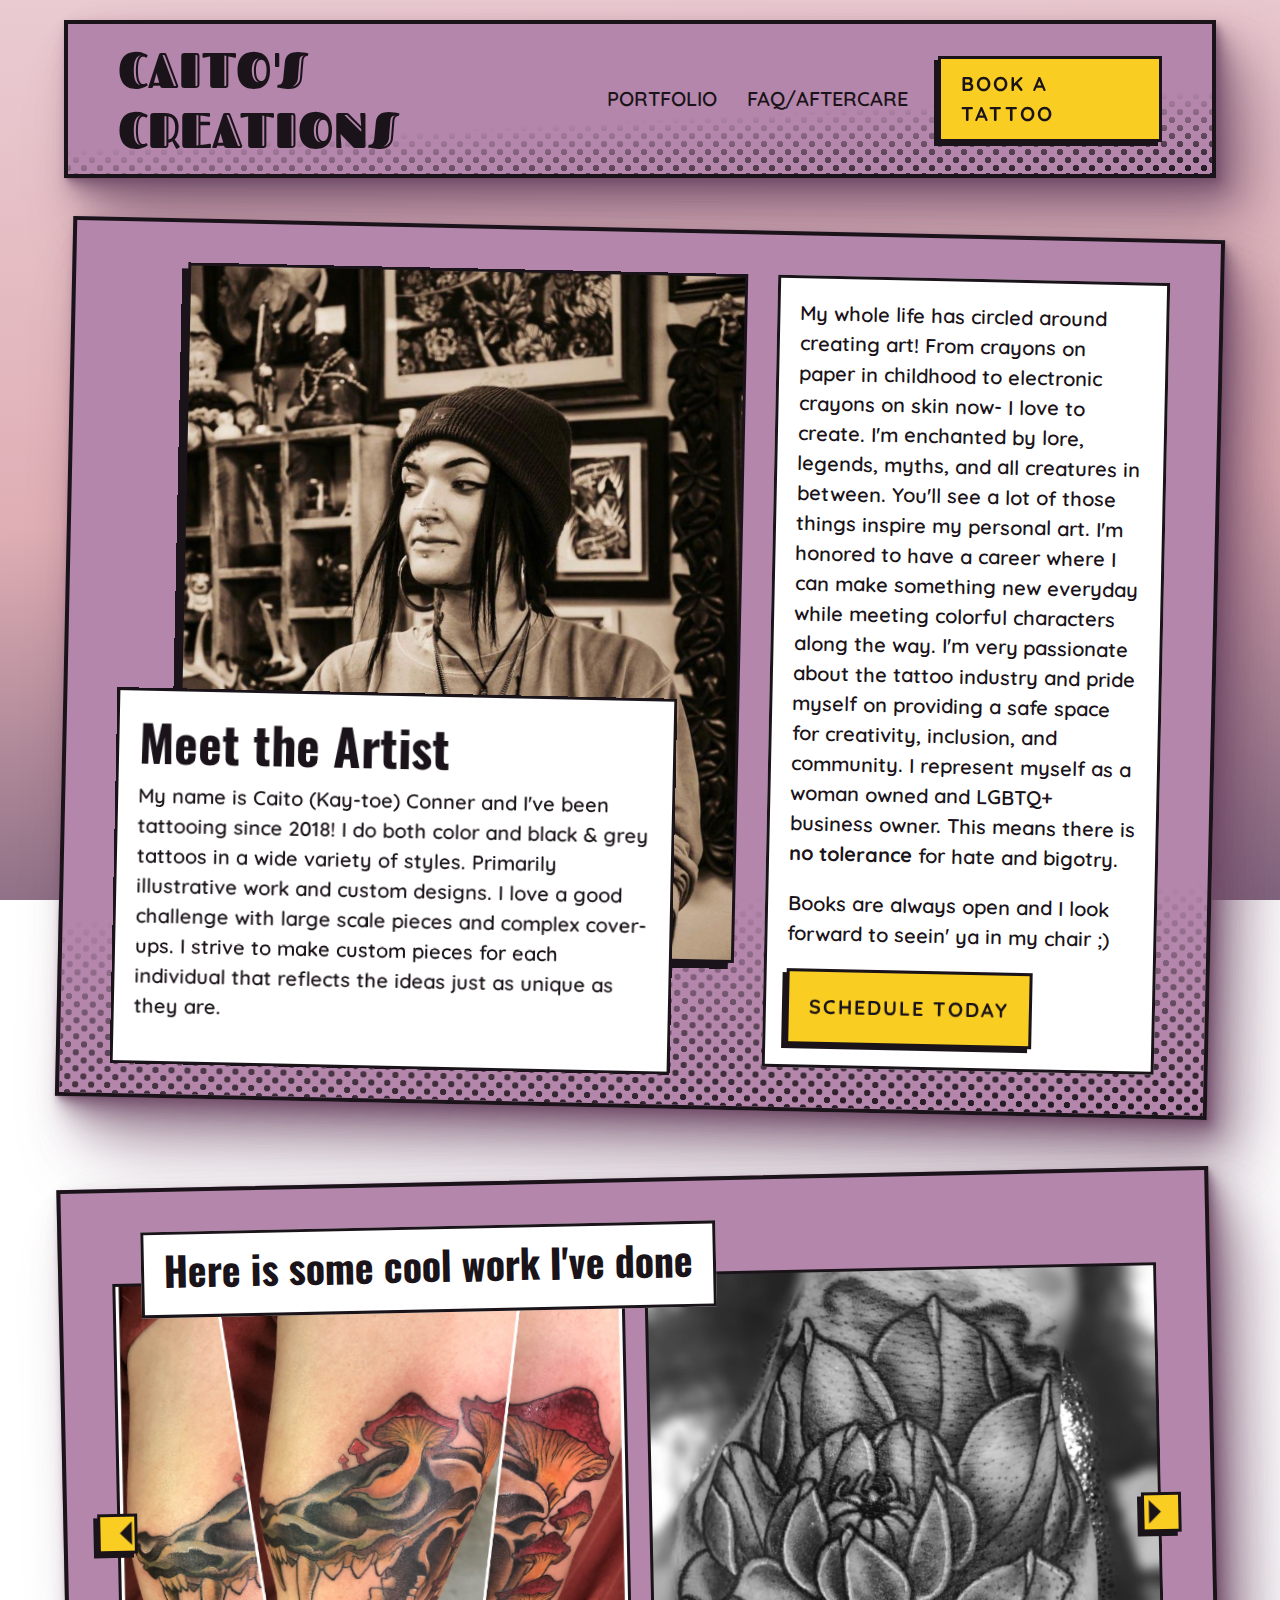
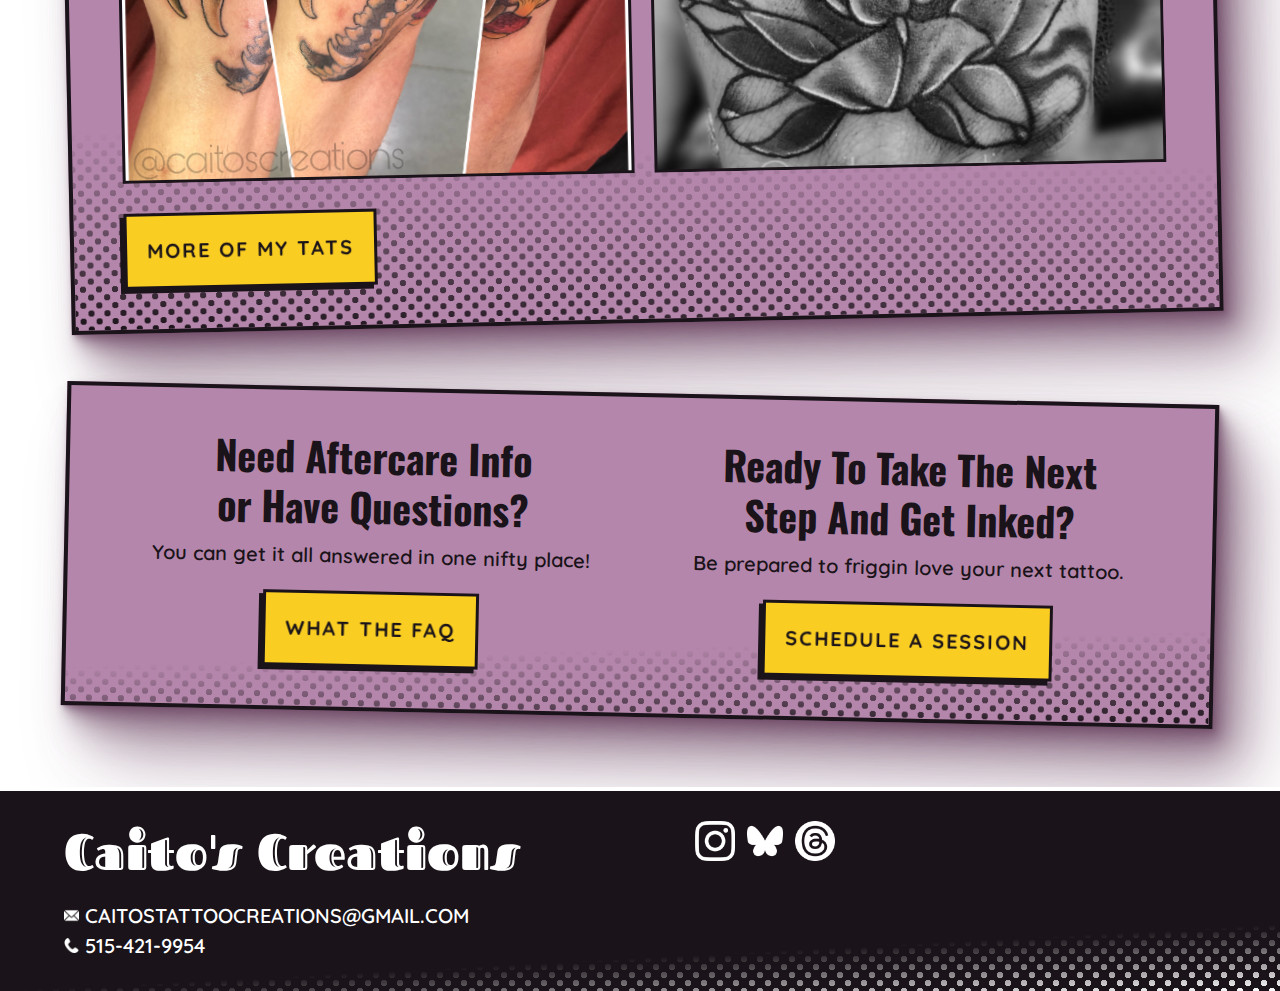
<file: index.html>
<!DOCTYPE html>
<html>

<head>
    <link href="style.css" rel="stylesheet">
    <link rel="stylesheet" href="https://cdn.jsdelivr.net/npm/swiper@11/swiper-bundle.min.css" />
    <link rel="preconnect" href="https://fonts.googleapis.com">
    <link rel="preconnect" href="https://fonts.gstatic.com" crossorigin>
    <link
        href="https://fonts.googleapis.com/css2?family=Fascinate&family=Fascinate+Inline&family=Molle&family=Pirata+One&family=Quicksand:wght@300..700&family=Oswald:wght@200..700&display=swap"
        rel="stylesheet">
    <title>Caito's Creations | Tattoos</title>
</head>

<body>
    <header class="content-width">
        <nav>
            <div class="logo-wrap">
                <a class="logo" href="index.html">Caito's Creations</a>
            </div>
            <div id="nav-menu" class="nav-menu">
                <ul>
                    <li><a href="portfolio.html">Portfolio</a></li>
                    <li><a href="/about">FAQ/Aftercare</a></li>
                    <li><a class="styled-button" href="https://caitoscreations.square.site/">Book a Tattoo</a></li>
                </ul>
            </div>
            <div id="hamburger-menu" class="hamburger-menu styled-button">
                <div></div>
                <div></div>
                <div></div>
            </div>
        </nav>
    </header>
    <main class="content-width">
        <section id="hero" class="styled-bg lean-left two-col">
            <div class="image-text-overlay">
                <img class="styled-image" src="images/caito-bio.png" />
                <div class="styled-textbox">
                    <h1>Meet the Artist</h1>
                    <p>
                        My name is Caito (Kay-toe) Conner and I've been tattooing since 2018! I do both color and black
                        & grey tattoos in a wide variety of styles. Primarily illustrative work and custom designs. I
                        love a good challenge with large scale pieces and complex cover-ups. I strive to make custom
                        pieces for each individual that reflects the ideas just as unique as they are.
                    </p>
                </div>
            </div>
            <div class="styled-textbox fb-60">

                <p>
                    My whole life has circled around creating art! From crayons on paper in childhood to electronic
                    crayons on skin now- I love to create. I'm enchanted by lore, legends, myths, and all creatures in
                    between. You'll see a lot of those things inspire my personal art. I'm honored to have a career
                    where I can make something new everyday while meeting colorful characters along the way. I'm very
                    passionate about the tattoo industry and pride myself on providing a safe space for creativity,
                    inclusion, and community. I represent myself as a woman owned and LGBTQ+ business owner. This means
                    there is <strong>no tolerance</strong> for hate and bigotry.
                </p>
                <p>
                    Books are always open and I look forward to seein' ya in my chair ;)
                </p>
                <a class="styled-button" href="https://caitoscreations.square.site/">Schedule Today</a>
            </div>
        </section>
        <!-- <section class="styled-bg">
            <blockquote class="instagram-media"
                data-instgrm-permalink="https://www.instagram.com/caitoscreations/?utm_source=ig_embed&amp;utm_campaign=loading"
                data-instgrm-version="14"
                style=" background:#FFF; border:0; border-radius:3px; box-shadow:0 0 1px 0 rgba(0,0,0,0.5),0 1px 10px 0 rgba(0,0,0,0.15); margin: 1px; max-width:540px; min-width:326px; padding:0; width:99.375%; width:-webkit-calc(100% - 2px); width:calc(100% - 2px);">
                <div style="padding:16px;"> <a
                        href="https://www.instagram.com/caitoscreations/?utm_source=ig_embed&amp;utm_campaign=loading"
                        style=" background:#FFFFFF; line-height:0; padding:0 0; text-align:center; text-decoration:none; width:100%;"
                        target="_blank">
                        <div style=" display: flex; flex-direction: row; align-items: center;">
                            <div
                                style="background-color: #F4F4F4; border-radius: 50%; flex-grow: 0; height: 40px; margin-right: 14px; width: 40px;">
                            </div>
                            <div style="display: flex; flex-direction: column; flex-grow: 1; justify-content: center;">
                                <div
                                    style=" background-color: #F4F4F4; border-radius: 4px; flex-grow: 0; height: 14px; margin-bottom: 6px; width: 100px;">
                                </div>
                                <div
                                    style=" background-color: #F4F4F4; border-radius: 4px; flex-grow: 0; height: 14px; width: 60px;">
                                </div>
                            </div>
                        </div>
                        <div style="padding: 19% 0;"></div>
                        <div style="display:block; height:50px; margin:0 auto 12px; width:50px;"><svg width="50px"
                                height="50px" viewBox="0 0 60 60" version="1.1" xmlns="https://www.w3.org/2000/svg"
                                xmlns:xlink="https://www.w3.org/1999/xlink">
                                <g stroke="none" stroke-width="1" fill="none" fill-rule="evenodd">
                                    <g transform="translate(-511.000000, -20.000000)" fill="#000000">
                                        <g>
                                            <path
                                                d="M556.869,30.41 C554.814,30.41 553.148,32.076 553.148,34.131 C553.148,36.186 554.814,37.852 556.869,37.852 C558.924,37.852 560.59,36.186 560.59,34.131 C560.59,32.076 558.924,30.41 556.869,30.41 M541,60.657 C535.114,60.657 530.342,55.887 530.342,50 C530.342,44.114 535.114,39.342 541,39.342 C546.887,39.342 551.658,44.114 551.658,50 C551.658,55.887 546.887,60.657 541,60.657 M541,33.886 C532.1,33.886 524.886,41.1 524.886,50 C524.886,58.899 532.1,66.113 541,66.113 C549.9,66.113 557.115,58.899 557.115,50 C557.115,41.1 549.9,33.886 541,33.886 M565.378,62.101 C565.244,65.022 564.756,66.606 564.346,67.663 C563.803,69.06 563.154,70.057 562.106,71.106 C561.058,72.155 560.06,72.803 558.662,73.347 C557.607,73.757 556.021,74.244 553.102,74.378 C549.944,74.521 548.997,74.552 541,74.552 C533.003,74.552 532.056,74.521 528.898,74.378 C525.979,74.244 524.393,73.757 523.338,73.347 C521.94,72.803 520.942,72.155 519.894,71.106 C518.846,70.057 518.197,69.06 517.654,67.663 C517.244,66.606 516.755,65.022 516.623,62.101 C516.479,58.943 516.448,57.996 516.448,50 C516.448,42.003 516.479,41.056 516.623,37.899 C516.755,34.978 517.244,33.391 517.654,32.338 C518.197,30.938 518.846,29.942 519.894,28.894 C520.942,27.846 521.94,27.196 523.338,26.654 C524.393,26.244 525.979,25.756 528.898,25.623 C532.057,25.479 533.004,25.448 541,25.448 C548.997,25.448 549.943,25.479 553.102,25.623 C556.021,25.756 557.607,26.244 558.662,26.654 C560.06,27.196 561.058,27.846 562.106,28.894 C563.154,29.942 563.803,30.938 564.346,32.338 C564.756,33.391 565.244,34.978 565.378,37.899 C565.522,41.056 565.552,42.003 565.552,50 C565.552,57.996 565.522,58.943 565.378,62.101 M570.82,37.631 C570.674,34.438 570.167,32.258 569.425,30.349 C568.659,28.377 567.633,26.702 565.965,25.035 C564.297,23.368 562.623,22.342 560.652,21.575 C558.743,20.834 556.562,20.326 553.369,20.18 C550.169,20.033 549.148,20 541,20 C532.853,20 531.831,20.033 528.631,20.18 C525.438,20.326 523.257,20.834 521.349,21.575 C519.376,22.342 517.703,23.368 516.035,25.035 C514.368,26.702 513.342,28.377 512.574,30.349 C511.834,32.258 511.326,34.438 511.181,37.631 C511.035,40.831 511,41.851 511,50 C511,58.147 511.035,59.17 511.181,62.369 C511.326,65.562 511.834,67.743 512.574,69.651 C513.342,71.625 514.368,73.296 516.035,74.965 C517.703,76.634 519.376,77.658 521.349,78.425 C523.257,79.167 525.438,79.673 528.631,79.82 C531.831,79.965 532.853,80.001 541,80.001 C549.148,80.001 550.169,79.965 553.369,79.82 C556.562,79.673 558.743,79.167 560.652,78.425 C562.623,77.658 564.297,76.634 565.965,74.965 C567.633,73.296 568.659,71.625 569.425,69.651 C570.167,67.743 570.674,65.562 570.82,62.369 C570.966,59.17 571,58.147 571,50 C571,41.851 570.966,40.831 570.82,37.631">
                                            </path>
                                        </g>
                                    </g>
                                </g>
                            </svg></div>
                        <div style="padding-top: 8px;">
                            <div
                                style=" color:#3897f0; font-family:Arial,sans-serif; font-size:14px; font-style:normal; font-weight:550; line-height:18px;">
                                View this profile on Instagram</div>
                        </div>
                        <div style="padding: 12.5% 0;"></div>
                        <div style="display: flex; flex-direction: row; margin-bottom: 14px; align-items: center;">
                            <div>
                                <div
                                    style="background-color: #F4F4F4; border-radius: 50%; height: 12.5px; width: 12.5px; transform: translateX(0px) translateY(7px);">
                                </div>
                                <div
                                    style="background-color: #F4F4F4; height: 12.5px; transform: rotate(-45deg) translateX(3px) translateY(1px); width: 12.5px; flex-grow: 0; margin-right: 14px; margin-left: 2px;">
                                </div>
                                <div
                                    style="background-color: #F4F4F4; border-radius: 50%; height: 12.5px; width: 12.5px; transform: translateX(9px) translateY(-18px);">
                                </div>
                            </div>
                            <div style="margin-left: 8px;">
                                <div
                                    style=" background-color: #F4F4F4; border-radius: 50%; flex-grow: 0; height: 20px; width: 20px;">
                                </div>
                                <div
                                    style=" width: 0; height: 0; border-top: 2px solid transparent; border-left: 6px solid #f4f4f4; border-bottom: 2px solid transparent; transform: translateX(16px) translateY(-4px) rotate(30deg)">
                                </div>
                            </div>
                            <div style="margin-left: auto;">
                                <div
                                    style=" width: 0px; border-top: 8px solid #F4F4F4; border-right: 8px solid transparent; transform: translateY(16px);">
                                </div>
                                <div
                                    style=" background-color: #F4F4F4; flex-grow: 0; height: 12px; width: 16px; transform: translateY(-4px);">
                                </div>
                                <div
                                    style=" width: 0; height: 0; border-top: 8px solid #F4F4F4; border-left: 8px solid transparent; transform: translateY(-4px) translateX(8px);">
                                </div>
                            </div>
                        </div>
                        <div
                            style="display: flex; flex-direction: column; flex-grow: 1; justify-content: center; margin-bottom: 24px;">
                            <div
                                style=" background-color: #F4F4F4; border-radius: 4px; flex-grow: 0; height: 14px; margin-bottom: 6px; width: 224px;">
                            </div>
                            <div
                                style=" background-color: #F4F4F4; border-radius: 4px; flex-grow: 0; height: 14px; width: 144px;">
                            </div>
                        </div>
                    </a>
                    <p
                        style=" color:#c9c8cd; font-family:Arial,sans-serif; font-size:14px; line-height:17px; margin-bottom:0; margin-top:8px; overflow:hidden; padding:8px 0 7px; text-align:center; text-overflow:ellipsis; white-space:nowrap;">
                        <a href="https://www.instagram.com/caitoscreations/?utm_source=ig_embed&amp;utm_campaign=loading"
                            style=" color:#c9c8cd; font-family:Arial,sans-serif; font-size:14px; font-style:normal; font-weight:normal; line-height:17px;"
                            target="_blank">Caito Conner</a> (@<a
                            href="https://www.instagram.com/caitoscreations/?utm_source=ig_embed&amp;utm_campaign=loading"
                            style=" color:#c9c8cd; font-family:Arial,sans-serif; font-size:14px; font-style:normal; font-weight:normal; line-height:17px;"
                            target="_blank">caitoscreations</a>) • Instagram photos and videos</p>
                </div>
            </blockquote>
            <script async src="//www.instagram.com/embed.js"></script>
        </section> -->
        <section id="portfolio" class="styled-bg lean-right">
            <div class="styled-textbox tl-overhang">
                <h2>Here is some cool work I've done</h2>
            </div>
            <div class="swiper-container-wrapper">
                <!-- Slider main container -->
                <div class="swiper">
                    <!-- Additional required wrapper -->
                    <div class="swiper-wrapper">
                        <!-- Slides -->
                        <div class="swiper-slide"><img src="images/badger-mushroom.jpeg" /></div>
                        <div class="swiper-slide"><img src="images/bw-lotus.jpg" /></div>
                        <div class="swiper-slide"><img src="images/color-flower.jpg" /></div>
                        <div class="swiper-slide"><img src="images/color-hydrangea.jpg" /></div>
                        <div class="swiper-slide"><img src="images/dragon-ear.jpeg" /></div>
                        <div class="swiper-slide"><img src="images/eclectic-chair.jpeg" /></div>
                        <div class="swiper-slide"><img src="images/face-and-blade.jpg" /></div>
                        <div class="swiper-slide"><img src="images/gba-mononoke.jpg" /></div>
                        <div class="swiper-slide"><img src="images/hypnotoad.jpeg" /></div>
                        <div class="swiper-slide"><img src="images/jewel-beetle.jpg" /></div>
                        <div class="swiper-slide"><img src="images/lucky.jpg" /></div>
                        <div class="swiper-slide"><img src="images/name-and-feather-rework.jpg" /></div>
                        <div class="swiper-slide"><img src="images/phoenix.jpg" /></div>
                        <div class="swiper-slide"><img src="images/rambo-ewok.jpg" /></div>
                        <div class="swiper-slide"><img src="images/reaper-and-wolf.jpg" /></div>
                        <div class="swiper-slide"><img src="images/reaper-and-wolf2.jpg" /></div>
                        <div class="swiper-slide"><img src="images/skull-and-flowers.jpg" /></div>
                        <div class="swiper-slide"><img src="images/tiger-and-skull.jpeg" /></div>
                        <div class="swiper-slide"><img src="images/trad-lighthouse.jpeg" /></div>
                        <div class="swiper-slide"><img src="images/trad-swallow.jpeg" /></div>
                        <div class="swiper-slide"><img src="images/valkyrie.jpg" /></div>
                        <div class="swiper-slide"><img src="images/vibrant-spider.jpeg" /></div>
                    </div>
                    <div class="swiper-pagination"></div>
                </div>
                <div class="swiper-button-prev-unique">
                    <div></div>
                </div>
                <div class="swiper-button-next-unique">
                    <div></div>
                </div>
            </div>
            <br>
            <a class="styled-button" href="portfolio.html">More of My Tats</a>
        </section>
        <section id="hero" class="styled-bg lean-left center-callout two-col">
            <div>
                <h2>Need Aftercare Info or Have Questions?</h2>
                <p>You can get it all answered in one nifty place!</p>
                <a href="/faq" class="styled-button">What the FAQ</a>
            </div>
            <div>
                <h2>Ready To Take The Next Step And Get Inked?</h2>
                <p>Be prepared to friggin love your next tattoo.</p>
                <a href="https://caitoscreations.square.site/" class="styled-button">Schedule a Session</a>
            </div>
        </section>
        <div class="attribution">
            <p>Hey, if you are reading this, it is because you are one sneaky but lovely devil. Below is the attribution
                for the icons that I used from Flaticon in accordance with their terms of service. Okay that is all I
                love you byeeeeeee.</p>
            <ul>
                <li><a href="https://www.flaticon.com/free-icons/phone" title="phone icons">Phone icons created by
                        Freepik - Flaticon</a></li>
                <li><a href="https://www.flaticon.com/free-icons/email" title="email icons">Email icons created by
                        Freepik - Flaticon</a></li>
                <li><a href="https://www.flaticon.com/free-icons/threads" title="threads icons">Threads icons created by
                        Freepik - Flaticon</a></li>
                <li><a href="https://www.flaticon.com/free-icons/zoology" title="zoology icons">Zoology icons created by
                        Nur syifa fauziah - Flaticon</a></li>
                <li><a href="https://www.flaticon.com/free-icons/instagram-logo" title="instagram logo icons">Instagram
                        logo icons created by Freepik - Flaticon</a></li>
            </ul>
        </div>
    </main>
    <footer>
        <div class="content-width">
            <div class="two-col">
                <div>
                    <div class="logo">Caito's Creations</div>
                    <div class="email"><a href="mailto:caitostattoocreations@gmail.com"><img src="images/email-icon.png"
                                alt="" /> caitostattoocreations@gmail.com</a></div>
                    <div class="phone"><a href=""><img src="images/phone-receiver-silhouette-icon.png" alt="" />
                            515-421-9954</a></div>
                </div>
                <div>
                    <ul class="socials-list">
                        <li><a href=""><img src="images/instagram-icon.png" alt="" /></a></li>
                        <li><a href="/bluesky"><img src="images/butterfly-icon.png" alt="" /></a></li>
                        <li><a href="/threads"><img src="images/threads-icon.png" alt="" /></a></li>
                    </ul>
                </div>
            </div>
        </div>
    </footer>
    <script src="https://cdn.jsdelivr.net/npm/swiper@11/swiper-bundle.min.js"></script>
    <script src="index.js"></script>
</body>

</html>
</file>
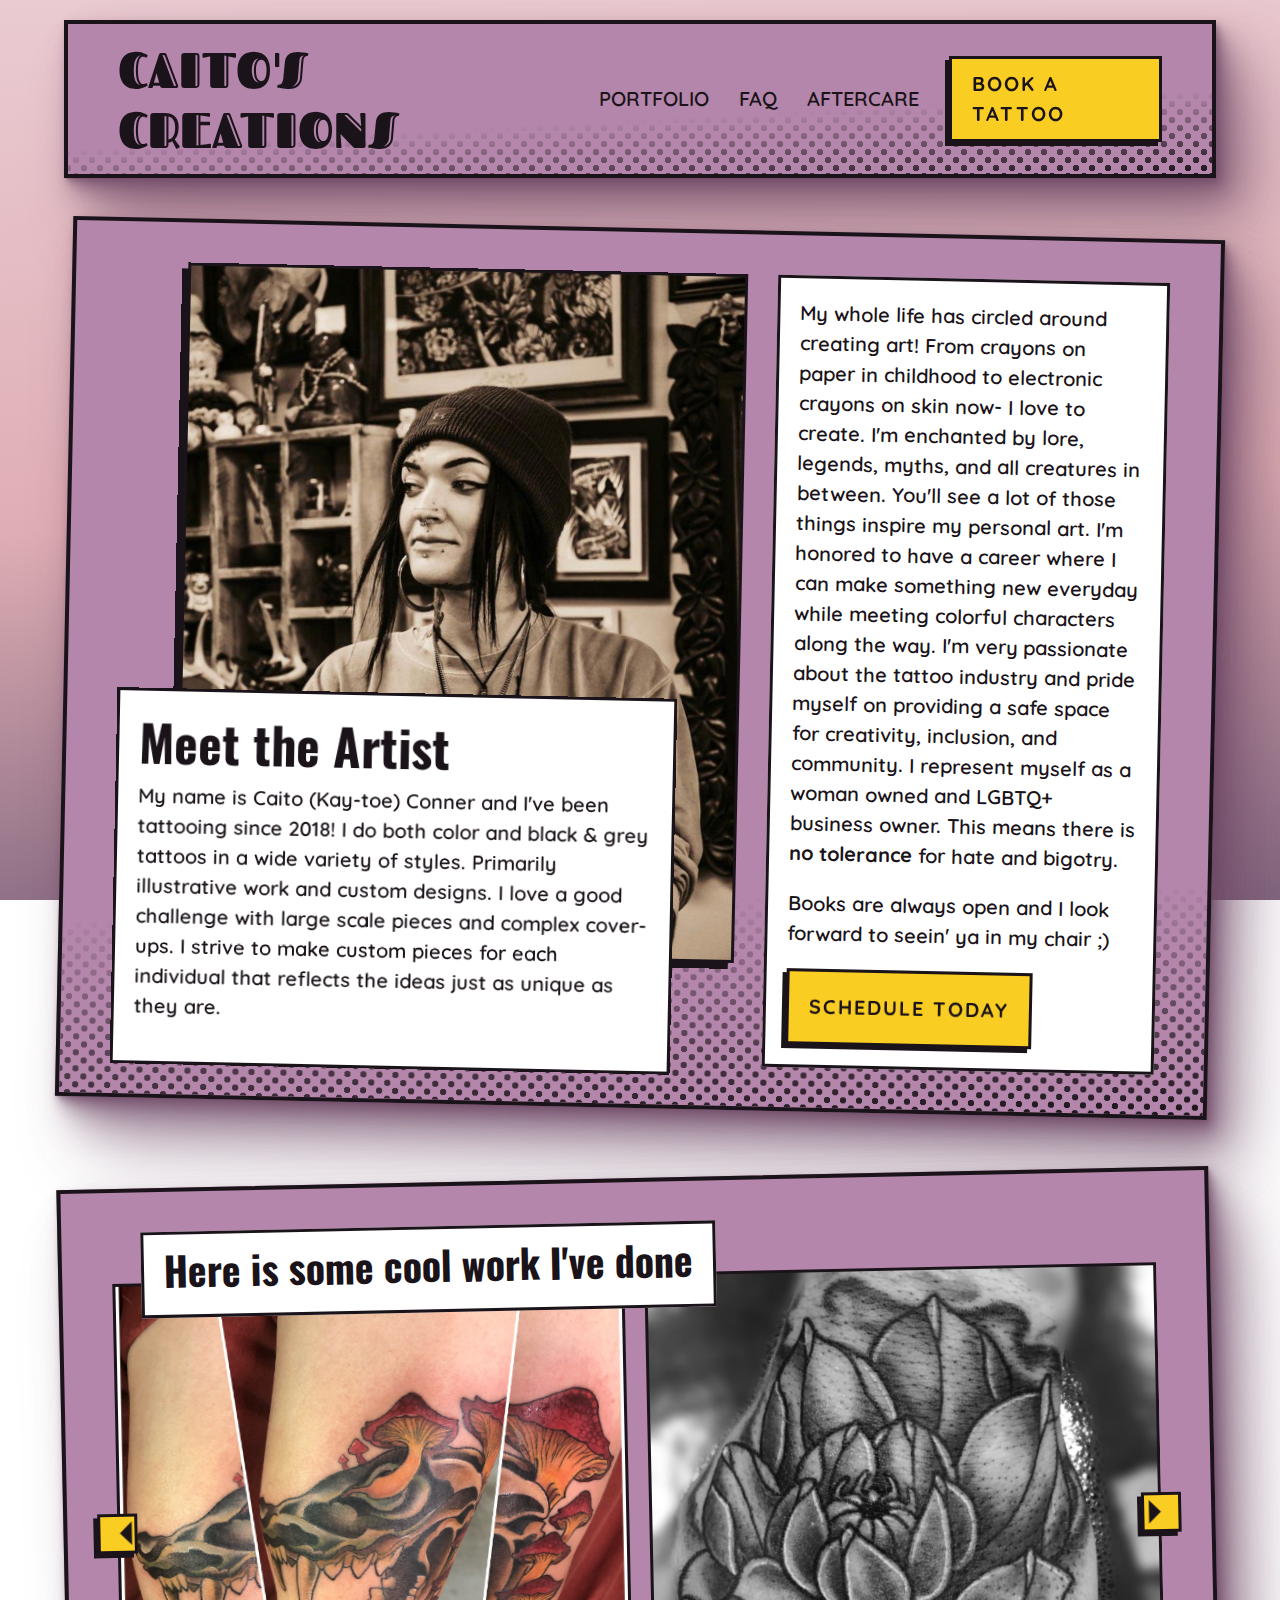
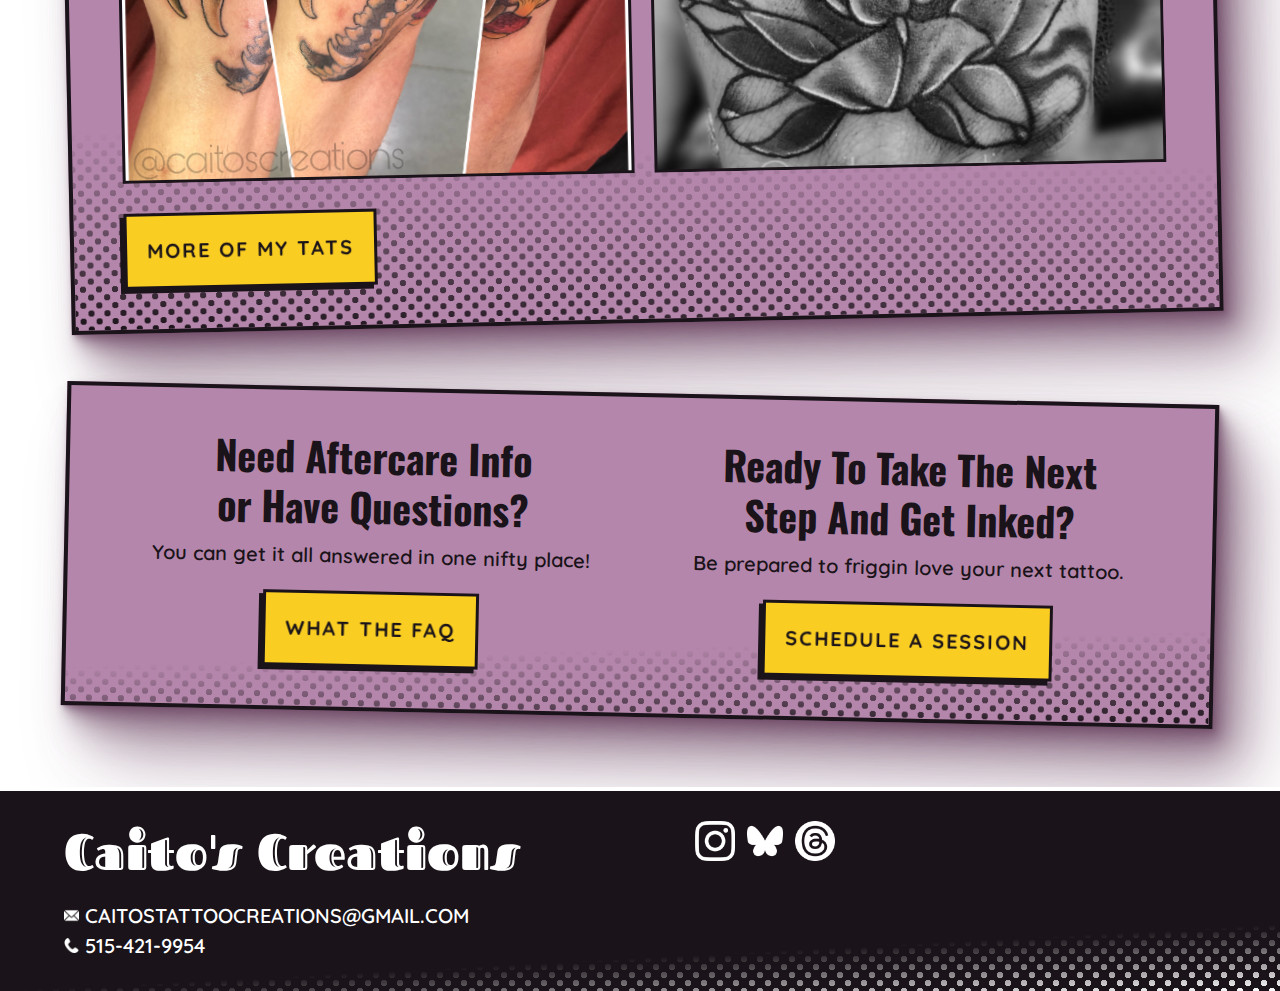
<file: faq.html>
<!DOCTYPE html>
<html>

<head>
    <link href="style.css" rel="stylesheet">
    <link rel="stylesheet" href="https://cdn.jsdelivr.net/npm/swiper@11/swiper-bundle.min.css" />
    <link rel="preconnect" href="https://fonts.googleapis.com">
    <link rel="preconnect" href="https://fonts.gstatic.com" crossorigin>
    <link
        href="https://fonts.googleapis.com/css2?family=Fascinate&family=Fascinate+Inline&family=Molle&family=Pirata+One&family=Quicksand:wght@300..700&family=Oswald:wght@200..700&display=swap"
        rel="stylesheet">
    <title>Caito's Creations | Tattoos</title>
</head>

<body>
    <header class="content-width">
        <nav>
            <div class="logo-wrap">
                <a class="logo" href="index.html">Caito's Creations</a>
            </div>
            <div id="nav-menu" class="nav-menu">
                <ul>
                    <li><a href="portfolio.html">Portfolio</a></li>
                    <li><a href="faq.html">FAQ</a></li>
                    <li><a href="aftercare.html">Aftercare</a></li>
                    <li><a class="styled-button" href="https://caitoscreations.square.site/">Book a Tattoo</a></li>
                </ul>
            </div>
            <div id="hamburger-menu" class="hamburger-menu styled-button">
                <div></div>
                <div></div>
                <div></div>
            </div>
        </nav>
    </header>
    <main class="content-width">
        <section id="hero" class="styled-bg lean-left two-col">
            <div class="image-text-overlay">
                <img class="styled-image" src="images/caito-bio.png" />
                <div class="styled-textbox">
                    <h1>Meet the Artist</h1>
                    <p>
                        My name is Caito (Kay-toe) Conner and I've been tattooing since 2018! I do both color and black
                        & grey tattoos in a wide variety of styles. Primarily illustrative work and custom designs. I
                        love a good challenge with large scale pieces and complex cover-ups. I strive to make custom
                        pieces for each individual that reflects the ideas just as unique as they are.
                    </p>
                </div>
            </div>
            <div class="styled-textbox fb-60">

                <p>
                    My whole life has circled around creating art! From crayons on paper in childhood to electronic
                    crayons on skin now- I love to create. I'm enchanted by lore, legends, myths, and all creatures in
                    between. You'll see a lot of those things inspire my personal art. I'm honored to have a career
                    where I can make something new everyday while meeting colorful characters along the way. I'm very
                    passionate about the tattoo industry and pride myself on providing a safe space for creativity,
                    inclusion, and community. I represent myself as a woman owned and LGBTQ+ business owner. This means
                    there is <strong>no tolerance</strong> for hate and bigotry.
                </p>
                <p>
                    Books are always open and I look forward to seein' ya in my chair ;)
                </p>
                <a class="styled-button" href="https://caitoscreations.square.site/">Schedule Today</a>
            </div>
        </section>
        <!-- <section class="styled-bg">
            <blockquote class="instagram-media"
                data-instgrm-permalink="https://www.instagram.com/caitoscreations/?utm_source=ig_embed&amp;utm_campaign=loading"
                data-instgrm-version="14"
                style=" background:#FFF; border:0; border-radius:3px; box-shadow:0 0 1px 0 rgba(0,0,0,0.5),0 1px 10px 0 rgba(0,0,0,0.15); margin: 1px; max-width:540px; min-width:326px; padding:0; width:99.375%; width:-webkit-calc(100% - 2px); width:calc(100% - 2px);">
                <div style="padding:16px;"> <a
                        href="https://www.instagram.com/caitoscreations/?utm_source=ig_embed&amp;utm_campaign=loading"
                        style=" background:#FFFFFF; line-height:0; padding:0 0; text-align:center; text-decoration:none; width:100%;"
                        target="_blank">
                        <div style=" display: flex; flex-direction: row; align-items: center;">
                            <div
                                style="background-color: #F4F4F4; border-radius: 50%; flex-grow: 0; height: 40px; margin-right: 14px; width: 40px;">
                            </div>
                            <div style="display: flex; flex-direction: column; flex-grow: 1; justify-content: center;">
                                <div
                                    style=" background-color: #F4F4F4; border-radius: 4px; flex-grow: 0; height: 14px; margin-bottom: 6px; width: 100px;">
                                </div>
                                <div
                                    style=" background-color: #F4F4F4; border-radius: 4px; flex-grow: 0; height: 14px; width: 60px;">
                                </div>
                            </div>
                        </div>
                        <div style="padding: 19% 0;"></div>
                        <div style="display:block; height:50px; margin:0 auto 12px; width:50px;"><svg width="50px"
                                height="50px" viewBox="0 0 60 60" version="1.1" xmlns="https://www.w3.org/2000/svg"
                                xmlns:xlink="https://www.w3.org/1999/xlink">
                                <g stroke="none" stroke-width="1" fill="none" fill-rule="evenodd">
                                    <g transform="translate(-511.000000, -20.000000)" fill="#000000">
                                        <g>
                                            <path
                                                d="M556.869,30.41 C554.814,30.41 553.148,32.076 553.148,34.131 C553.148,36.186 554.814,37.852 556.869,37.852 C558.924,37.852 560.59,36.186 560.59,34.131 C560.59,32.076 558.924,30.41 556.869,30.41 M541,60.657 C535.114,60.657 530.342,55.887 530.342,50 C530.342,44.114 535.114,39.342 541,39.342 C546.887,39.342 551.658,44.114 551.658,50 C551.658,55.887 546.887,60.657 541,60.657 M541,33.886 C532.1,33.886 524.886,41.1 524.886,50 C524.886,58.899 532.1,66.113 541,66.113 C549.9,66.113 557.115,58.899 557.115,50 C557.115,41.1 549.9,33.886 541,33.886 M565.378,62.101 C565.244,65.022 564.756,66.606 564.346,67.663 C563.803,69.06 563.154,70.057 562.106,71.106 C561.058,72.155 560.06,72.803 558.662,73.347 C557.607,73.757 556.021,74.244 553.102,74.378 C549.944,74.521 548.997,74.552 541,74.552 C533.003,74.552 532.056,74.521 528.898,74.378 C525.979,74.244 524.393,73.757 523.338,73.347 C521.94,72.803 520.942,72.155 519.894,71.106 C518.846,70.057 518.197,69.06 517.654,67.663 C517.244,66.606 516.755,65.022 516.623,62.101 C516.479,58.943 516.448,57.996 516.448,50 C516.448,42.003 516.479,41.056 516.623,37.899 C516.755,34.978 517.244,33.391 517.654,32.338 C518.197,30.938 518.846,29.942 519.894,28.894 C520.942,27.846 521.94,27.196 523.338,26.654 C524.393,26.244 525.979,25.756 528.898,25.623 C532.057,25.479 533.004,25.448 541,25.448 C548.997,25.448 549.943,25.479 553.102,25.623 C556.021,25.756 557.607,26.244 558.662,26.654 C560.06,27.196 561.058,27.846 562.106,28.894 C563.154,29.942 563.803,30.938 564.346,32.338 C564.756,33.391 565.244,34.978 565.378,37.899 C565.522,41.056 565.552,42.003 565.552,50 C565.552,57.996 565.522,58.943 565.378,62.101 M570.82,37.631 C570.674,34.438 570.167,32.258 569.425,30.349 C568.659,28.377 567.633,26.702 565.965,25.035 C564.297,23.368 562.623,22.342 560.652,21.575 C558.743,20.834 556.562,20.326 553.369,20.18 C550.169,20.033 549.148,20 541,20 C532.853,20 531.831,20.033 528.631,20.18 C525.438,20.326 523.257,20.834 521.349,21.575 C519.376,22.342 517.703,23.368 516.035,25.035 C514.368,26.702 513.342,28.377 512.574,30.349 C511.834,32.258 511.326,34.438 511.181,37.631 C511.035,40.831 511,41.851 511,50 C511,58.147 511.035,59.17 511.181,62.369 C511.326,65.562 511.834,67.743 512.574,69.651 C513.342,71.625 514.368,73.296 516.035,74.965 C517.703,76.634 519.376,77.658 521.349,78.425 C523.257,79.167 525.438,79.673 528.631,79.82 C531.831,79.965 532.853,80.001 541,80.001 C549.148,80.001 550.169,79.965 553.369,79.82 C556.562,79.673 558.743,79.167 560.652,78.425 C562.623,77.658 564.297,76.634 565.965,74.965 C567.633,73.296 568.659,71.625 569.425,69.651 C570.167,67.743 570.674,65.562 570.82,62.369 C570.966,59.17 571,58.147 571,50 C571,41.851 570.966,40.831 570.82,37.631">
                                            </path>
                                        </g>
                                    </g>
                                </g>
                            </svg></div>
                        <div style="padding-top: 8px;">
                            <div
                                style=" color:#3897f0; font-family:Arial,sans-serif; font-size:14px; font-style:normal; font-weight:550; line-height:18px;">
                                View this profile on Instagram</div>
                        </div>
                        <div style="padding: 12.5% 0;"></div>
                        <div style="display: flex; flex-direction: row; margin-bottom: 14px; align-items: center;">
                            <div>
                                <div
                                    style="background-color: #F4F4F4; border-radius: 50%; height: 12.5px; width: 12.5px; transform: translateX(0px) translateY(7px);">
                                </div>
                                <div
                                    style="background-color: #F4F4F4; height: 12.5px; transform: rotate(-45deg) translateX(3px) translateY(1px); width: 12.5px; flex-grow: 0; margin-right: 14px; margin-left: 2px;">
                                </div>
                                <div
                                    style="background-color: #F4F4F4; border-radius: 50%; height: 12.5px; width: 12.5px; transform: translateX(9px) translateY(-18px);">
                                </div>
                            </div>
                            <div style="margin-left: 8px;">
                                <div
                                    style=" background-color: #F4F4F4; border-radius: 50%; flex-grow: 0; height: 20px; width: 20px;">
                                </div>
                                <div
                                    style=" width: 0; height: 0; border-top: 2px solid transparent; border-left: 6px solid #f4f4f4; border-bottom: 2px solid transparent; transform: translateX(16px) translateY(-4px) rotate(30deg)">
                                </div>
                            </div>
                            <div style="margin-left: auto;">
                                <div
                                    style=" width: 0px; border-top: 8px solid #F4F4F4; border-right: 8px solid transparent; transform: translateY(16px);">
                                </div>
                                <div
                                    style=" background-color: #F4F4F4; flex-grow: 0; height: 12px; width: 16px; transform: translateY(-4px);">
                                </div>
                                <div
                                    style=" width: 0; height: 0; border-top: 8px solid #F4F4F4; border-left: 8px solid transparent; transform: translateY(-4px) translateX(8px);">
                                </div>
                            </div>
                        </div>
                        <div
                            style="display: flex; flex-direction: column; flex-grow: 1; justify-content: center; margin-bottom: 24px;">
                            <div
                                style=" background-color: #F4F4F4; border-radius: 4px; flex-grow: 0; height: 14px; margin-bottom: 6px; width: 224px;">
                            </div>
                            <div
                                style=" background-color: #F4F4F4; border-radius: 4px; flex-grow: 0; height: 14px; width: 144px;">
                            </div>
                        </div>
                    </a>
                    <p
                        style=" color:#c9c8cd; font-family:Arial,sans-serif; font-size:14px; line-height:17px; margin-bottom:0; margin-top:8px; overflow:hidden; padding:8px 0 7px; text-align:center; text-overflow:ellipsis; white-space:nowrap;">
                        <a href="https://www.instagram.com/caitoscreations/?utm_source=ig_embed&amp;utm_campaign=loading"
                            style=" color:#c9c8cd; font-family:Arial,sans-serif; font-size:14px; font-style:normal; font-weight:normal; line-height:17px;"
                            target="_blank">Caito Conner</a> (@<a
                            href="https://www.instagram.com/caitoscreations/?utm_source=ig_embed&amp;utm_campaign=loading"
                            style=" color:#c9c8cd; font-family:Arial,sans-serif; font-size:14px; font-style:normal; font-weight:normal; line-height:17px;"
                            target="_blank">caitoscreations</a>) • Instagram photos and videos</p>
                </div>
            </blockquote>
            <script async src="//www.instagram.com/embed.js"></script>
        </section> -->
        <section id="portfolio" class="styled-bg lean-right">
            <div class="styled-textbox tl-overhang">
                <h2>Here is some cool work I've done</h2>
            </div>
            <div class="swiper-container-wrapper">
                <!-- Slider main container -->
                <div class="swiper">
                    <!-- Additional required wrapper -->
                    <div class="swiper-wrapper">
                        <!-- Slides -->
                        <div class="swiper-slide"><img src="images/badger-mushroom.jpeg" /></div>
                        <div class="swiper-slide"><img src="images/bw-lotus.jpg" /></div>
                        <div class="swiper-slide"><img src="images/color-flower.jpg" /></div>
                        <div class="swiper-slide"><img src="images/color-hydrangea.jpg" /></div>
                        <div class="swiper-slide"><img src="images/dragon-ear.jpeg" /></div>
                        <div class="swiper-slide"><img src="images/eclectic-chair.jpeg" /></div>
                        <div class="swiper-slide"><img src="images/face-and-blade.jpg" /></div>
                        <div class="swiper-slide"><img src="images/gba-mononoke.jpg" /></div>
                        <div class="swiper-slide"><img src="images/hypnotoad.jpeg" /></div>
                        <div class="swiper-slide"><img src="images/jewel-beetle.jpg" /></div>
                        <div class="swiper-slide"><img src="images/lucky.jpg" /></div>
                        <div class="swiper-slide"><img src="images/name-and-feather-rework.jpg" /></div>
                        <div class="swiper-slide"><img src="images/phoenix.jpg" /></div>
                        <div class="swiper-slide"><img src="images/rambo-ewok.jpg" /></div>
                        <div class="swiper-slide"><img src="images/reaper-and-wolf.jpg" /></div>
                        <div class="swiper-slide"><img src="images/reaper-and-wolf2.jpg" /></div>
                        <div class="swiper-slide"><img src="images/skull-and-flowers.jpg" /></div>
                        <div class="swiper-slide"><img src="images/tiger-and-skull.jpeg" /></div>
                        <div class="swiper-slide"><img src="images/trad-lighthouse.jpeg" /></div>
                        <div class="swiper-slide"><img src="images/trad-swallow.jpeg" /></div>
                        <div class="swiper-slide"><img src="images/valkyrie.jpg" /></div>
                        <div class="swiper-slide"><img src="images/vibrant-spider.jpeg" /></div>
                    </div>
                    <div class="swiper-pagination"></div>
                </div>
                <div class="swiper-button-prev-unique">
                    <div></div>
                </div>
                <div class="swiper-button-next-unique">
                    <div></div>
                </div>
            </div>
            <br>
            <a class="styled-button" href="portfolio.html">More of My Tats</a>
        </section>
        <section id="hero" class="styled-bg lean-left center-callout two-col">
            <div>
                <h2>Need Aftercare Info or Have Questions?</h2>
                <p>You can get it all answered in one nifty place!</p>
                <a href="/faq" class="styled-button">What the FAQ</a>
            </div>
            <div>
                <h2>Ready To Take The Next Step And Get Inked?</h2>
                <p>Be prepared to friggin love your next tattoo.</p>
                <a href="https://caitoscreations.square.site/" class="styled-button">Schedule a Session</a>
            </div>
        </section>
        <div class="attribution">
            <p>Hey, if you are reading this, it is because you are one sneaky but lovely devil. Below is the attribution
                for the icons that I used from Flaticon in accordance with their terms of service. Okay that is all I
                love you byeeeeeee.</p>
            <ul>
                <li><a href="https://www.flaticon.com/free-icons/phone" title="phone icons">Phone icons created by
                        Freepik - Flaticon</a></li>
                <li><a href="https://www.flaticon.com/free-icons/email" title="email icons">Email icons created by
                        Freepik - Flaticon</a></li>
                <li><a href="https://www.flaticon.com/free-icons/threads" title="threads icons">Threads icons created by
                        Freepik - Flaticon</a></li>
                <li><a href="https://www.flaticon.com/free-icons/zoology" title="zoology icons">Zoology icons created by
                        Nur syifa fauziah - Flaticon</a></li>
                <li><a href="https://www.flaticon.com/free-icons/instagram-logo" title="instagram logo icons">Instagram
                        logo icons created by Freepik - Flaticon</a></li>
            </ul>
        </div>
    </main>
    <footer>
        <div class="content-width">
            <div class="two-col">
                <div>
                    <div class="logo">Caito's Creations</div>
                    <div class="email"><a href="mailto:caitostattoocreations@gmail.com"><img src="images/email-icon.png"
                                alt="" /> caitostattoocreations@gmail.com</a></div>
                    <div class="phone"><a href=""><img src="images/phone-receiver-silhouette-icon.png" alt="" />
                            515-421-9954</a></div>
                </div>
                <div>
                    <ul class="socials-list">
                        <li><a href=""><img src="images/instagram-icon.png" alt="" /></a></li>
                        <li><a href="/bluesky"><img src="images/butterfly-icon.png" alt="" /></a></li>
                        <li><a href="/threads"><img src="images/threads-icon.png" alt="" /></a></li>
                    </ul>
                </div>
            </div>
        </div>
    </footer>
    <script src="https://cdn.jsdelivr.net/npm/swiper@11/swiper-bundle.min.js"></script>
    <script src="index.js"></script>
</body>

</html>
</file>
<file: style.css>
/* CSS Reset */
/* 1. Use a more-intuitive box-sizing model */
*,
*::before,
*::after {
  box-sizing: border-box;
}

* {
  /* 2. Remove default margin */
  margin: 0;
  /* 3. Add accessible line-height */
  line-height: calc(1em + 0.5rem);
}

body {
  /* 4. Improve text rendering */
  -webkit-font-smoothing: antialiased;
}

/* 5. Improve media defaults */
img,
picture,
video,
canvas,
svg {
  display: block;
  max-width: 100%;
}

/* 6. Inherit fonts for form controls */
input,
button,
textarea,
select {
  font: inherit;
}

/* 7. Avoid text overflows */
p,
h1,
h2,
h3,
h4,
h5,
h6 {
  overflow-wrap: break-word;
}

/* 8. Improve line wrapping */
p {
  text-wrap: pretty;
}

h1,
h2,
h3,
h4,
h5,
h6 {
  text-wrap: balance;
}

/*
    9. Create a root stacking context
  */
#root,
#__next {
  isolation: isolate;
}

/* End CSS Reset */

/* Better Shadows */
:root {
  --shadow-color: 312deg 20% 36%;
  --shadow-elevation-low: 0.4px 0.5px 0.7px hsl(var(--shadow-color) / 0.35),
    0.7px 0.9px 1.3px -1.2px hsl(var(--shadow-color) / 0.35),
    1.6px 2.1px 3px -2.5px hsl(var(--shadow-color) / 0.35);
  --shadow-elevation-medium: 0.4px 0.5px 0.7px hsl(var(--shadow-color) / 0.37),
    1.3px 1.8px 2.5px -0.8px hsl(var(--shadow-color) / 0.37),
    3.3px 4.4px 6.2px -1.7px hsl(var(--shadow-color) / 0.37),
    8px 10.7px 15px -2.5px hsl(var(--shadow-color) / 0.37);
  --shadow-elevation-high: 0.4px 0.5px 0.7px hsl(var(--shadow-color) / 0.34),
    2.3px 3.2px 4.4px -0.4px hsl(var(--shadow-color) / 0.34),
    4.4px 5.9px 8.3px -0.7px hsl(var(--shadow-color) / 0.34),
    7.2px 9.7px 13.6px -1.1px hsl(var(--shadow-color) / 0.34),
    11.5px 15.5px 21.7px -1.4px hsl(var(--shadow-color) / 0.34),
    18px 24.2px 33.9px -1.8px hsl(var(--shadow-color) / 0.34),
    27.4px 36.8px 51.6px -2.1px hsl(var(--shadow-color) / 0.34),
    40.4px 54.2px 76.1px -2.5px hsl(var(--shadow-color) / 0.34);
}

html {
  height: 100%;
  font-family: "Quicksand", sans-serif;
  font-optical-sizing: auto;
  font-weight: 600;
  font-style: normal;
  font-size: 20px;
}

body {
  height: 100%;
  background: rgb(234, 203, 210);
  background: linear-gradient(
    177deg,
    rgba(234, 203, 210, 1) 0%,
    rgba(223, 174, 180, 1) 55%,
    rgba(130, 102, 127, 1) 100%
  );
  background-attachment: fixed;
  background-repeat: no-repeat;
  color: #1a1319;
}

nav {
  display: flex;
  justify-content: space-between;
  align-items: center;
  background-color: #b486ab;
  box-shadow: var(--shadow-elevation-high);
  border: 4px solid #1a1319;
  margin: 20px 0 50px;
  padding: 15px 30px;
  position: relative;
}

nav::after {
  content: "";
  position: absolute;
  inset: 0;
  background-image: radial-gradient(
      circle at center,
      #1a1319 0.15rem,
      transparent 0
    ),
    radial-gradient(circle at center, #1a1319 0.15rem, transparent 0);
  background-size: 0.8rem 0.8rem;
  background-position: 0 0, 0.4rem 0.4rem;
  -webkit-mask-image: linear-gradient(rgb(0 0 0 / 0), rgb(0 0 0));
  mask-image: linear-gradient(
    177deg,
    rgb(0 0 0 / 0) 0%,
    rgb(0 0 0 / 0) 60%,
    rgb(0 0 0) 100%
  );
}

.logo-wrap {
  /* flex-basis: min-content; */
}

.logo {
  font-size: 2.5rem;
  font-family: "Fascinate Inline", system-ui;
  font-weight: 400;
  font-style: normal;
  z-index: 1;
  display: block;
}

.nav-menu {
  z-index: 1;
  display: none;
  position: absolute;
  right: 30px;
  top: 84%;
  border: 3px solid #1a1319;
  background-color: #fff;
  padding: 20px;
}

.nav-menu.open {
  display: block;
}

nav ul {
  display: flex;
  flex-direction: column;
  align-items: flex-start;
  gap: 30px;
  padding: 0;
}

nav li {
  list-style: none;
  padding-left: 0px;
}

nav a,
footer a {
  text-decoration: none;
  color: #1a1319;
  text-transform: uppercase;
  position: relative;
  cursor: pointer;
}

nav a:not(.styled-button, .logo)::before,
footer a::before {
  content: "";
  position: absolute;
  width: 100%;
  height: 4px;
  border-radius: 4px;
  background-color: #1a1319;
  bottom: -1px;
  left: 0;
  transform-origin: right;
  transform: scaleX(0);
  transition: transform 0.3s ease-in-out;
}

nav a:not(.styled-button):hover::before,
footer a:hover::before {
  transform-origin: left;
  transform: scaleX(1);
}

nav a.styled-button {
  padding: 10px 20px;
}

nav .hamburger-menu {
  z-index: 1;
  display: flex;
  flex-direction: column;
  justify-content: center;
  align-items: center;
  width: 3rem;
  height: 3rem;
}

nav .hamburger-menu div {
  width: 2rem;
  min-height: 0.3rem;
  background-color: #1a1319;
  margin: 3px 0;
}

h1,
h2,
h3,
h4,
h5,
h6 {
  margin-bottom: 10px;
  font-family: "Fascinate", system-ui;
  font-family: "Oswald", sans-serif;
  font-weight: 500;
}

h1 {
  font-weight: 900;
  font-size: 2.5rem;
}

h2 {
  font-weight: 700;
  font-size: 2rem;
}

p {
  margin-bottom: 20px;
}

strong {
  font-weight: 900;
}

section {
  width: 100%;
  padding: 40px 30px;
  margin-bottom: 50px;
  position: relative;
  min-height: 300px;
}

.two-col {
  display: flex;
  flex-direction: column;
  flex: 1;
  gap: 30px;
}

.two-col.reverse {
  flex-direction: column-reverse;
}

.two-col > div {
  width: 100%;
}

section.styled-bg {
  background-color: #b486ab;
  box-shadow: var(--shadow-elevation-high);
  border: 4px solid #1a1319;
  margin-bottom: 70px;
}

section.styled-bg::after {
  content: "";
  position: absolute;
  inset: 0;
  background-image: radial-gradient(
      circle at center,
      #1a1319 0.15rem,
      transparent 0
    ),
    radial-gradient(circle at center, #1a1319 0.15rem, transparent 0);
  background-size: 0.8rem 0.8rem;
  background-position: 0 0, 0.4rem 0.4rem;
  z-index: -1;
  -webkit-mask-image: linear-gradient(rgb(0 0 0 / 0), rgb(0 0 0));
  mask-image: linear-gradient(
    180deg,
    rgb(0 0 0 / 0) 0%,
    rgb(0 0 0 / 0) 75%,
    rgb(0 0 0) 100%
  );
}

section.styled-bg.lean-left {
  transform: rotate(1.2deg);
}

section.styled-bg.lean-left::after {
  -webkit-mask-image: linear-gradient(rgb(0 0 0 / 0), rgb(0 0 0));
  mask-image: linear-gradient(
    177deg,
    rgb(0 0 0 / 0) 0%,
    rgb(0 0 0 / 0) 75%,
    rgb(0 0 0) 100%
  );
}

section.styled-bg.lean-right {
  transform: rotate(-1.2deg);
}

section.styled-bg.lean-right::after {
  -webkit-mask-image: linear-gradient(rgb(0 0 0 / 0), rgb(0 0 0));
  mask-image: linear-gradient(
    183deg,
    rgb(0 0 0 / 0) 0%,
    rgb(0 0 0 / 0) 75%,
    rgb(0 0 0) 100%
  );
}

section.center-callout {
  text-align: center;
}

section.hero {
  padding: 30px;
  min-height: 400px;
  display: flex;
  flex-flow: column;
  justify-content: space-between;
}

/* Button Styling */
a.styled-button,
.hamburger-menu {
  border: 3px solid #1a1319;
  color: #1a1319;
  padding: 20px;
  cursor: pointer;
  display: inline-block;
  background: #f9cd22;
  text-decoration: none;
  transition: all 0.5s cubic-bezier(0.075, 0.82, 0.165, 1);
  position: relative;
  top: 0;
  right: 0;
  font-weight: 700;
  text-transform: uppercase;
  box-shadow: -4px 4px 0 0 #1a1319;
  letter-spacing: 2px;
  right: 0;
  top: 0;
  font-size: 1.5rem;
  -webkit-backface-visibility: hidden;
  -moz-backface-visibility: hidden;
  backface-visibility: hidden;
  /* background: repeating-conic-gradient(#f9cd22 0% 25%, #f9cd22 0% 50%) -50% / 20px 20px; */
}

a.styled-button:hover,
.hamburger-menu:hover {
  right: 4px;
  top: 4px;
  box-shadow: 0 0 0 0 #1a131900;
  /* background: repeating-conic-gradient(#f9cd22 0% 25%, #DEB928 0% 50%) 50% / 20px 20px; */
  /* color: #fff; */
}

.nav-menu .styled-textbox {
  padding: 7px 15px;
}

img.styled-image {
  border: 3px solid #1a1319;
  box-shadow: -6px 6px 0 0 #1a1319;
  -webkit-backface-visibility: hidden;
  -moz-backface-visibility: hidden;
  backface-visibility: hidden;
}

.styled-textbox {
  background: #fff;
  padding: 20px;
  border: 3px solid #1a1319;
  height: fit-content;
}

.hero .styled-textbox {
  position: relative;
  z-index: 1;
  max-width: 75%;
  width: fit-content;
}

.hero .styled-textbox.left {
  margin-bottom: 30px;
}

.hero .styled-textbox.right {
  align-self: flex-end;
}

.hero p {
  margin: 0;
}

.hero img {
  /* opacity: 0.4; */
  position: absolute;
  top: 0;
  left: 0;
  right: 0;
  bottom: 0;
  height: 100%;
  width: 100%;
  object-fit: cover;
  mix-blend-mode: luminosity;
}

.fb-60 {
  flex-basis: initial;
}

.styled-textbox.tl-overhang {
  width: fit-content;
  margin-left: 29px;
  margin-bottom: -35px;
  z-index: 2;
  position: relative;
  padding: 10px 20px;
}

.image-text-overlay {
  position: relative;
  margin-bottom: 40px;
}

.image-text-overlay .styled-image {
  width: 90%;
  float: right;
}

.image-text-overlay .styled-textbox {
  width: 70%;
  bottom: 89px;
  left: 0;
  position: absolute;
}

.attribution {
  display: none;
}

/* Slider Styling */
.swiper-container-wrapper {
  position: relative;
}

.swiper {
  width: 100%;
  height: 100%;
  max-height: 600px;
}

.swiper-slide {
  height: auto;
}

.swiper-slide img {
  width: 100%;
  height: 600px;
  object-fit: cover;
  border: 3px solid #1a1319;
}

.swiper-pagination {
  display: block;
}

.swiper-pagination .swiper-pagination-bullet {
  background-color: #1a1319;
  opacity: 1;
}

.swiper-pagination .swiper-pagination-bullet-active {
  background-color: #f9cd22;
  opacity: 1;
  outline: 2px solid #1a1319;
}

.swiper-button-prev-unique,
.swiper-button-next-unique {
  display: none;
  position: absolute;
  top: calc(50% - 20px);
  z-index: 1;
  cursor: pointer;
}

.swiper-button-prev-unique div,
.swiper-button-next-unique div {
  position: relative;
  background: #f9cd22;
  width: 40px;
  height: 40px;
  border: 3px solid #1a1319;
  color: #1a1319;
  font-size: 30px;
  line-height: 1.1;
  box-shadow: -4px 4px 0 0 #1a1319;
  transition: all 0.5s cubic-bezier(0.075, 0.82, 0.165, 1);
  right: 0;
  top: 0;
  -webkit-backface-visibility: hidden;
  -moz-backface-visibility: hidden;
  backface-visibility: hidden;
}

.swiper-button-prev-unique div::before,
.swiper-button-next-unique div::before {
  top: 0;
  position: absolute;
}

.swiper-button-prev-unique:hover div,
.swiper-button-next-unique:hover div {
  box-shadow: 0 0 0 0 #1a131900;
  top: 4px;
  right: 4px;
}

.swiper-button-prev-unique {
  left: -20px;
  right: auto;
}

.swiper-button-prev-unique div::before {
  content: " \23F4";
  right: 0;
}

.swiper-button-next-unique {
  left: auto;
  right: -20px;
}

.swiper-button-next-unique div::before {
  content: " \23F5";
  left: 2px;
}

footer {
  background-color: #1a1319;
  min-height: 200px;
  border-top: 4px solid #fff;
  color: #fff;
  position: relative;
  padding: 30px 0;
}

footer::after {
  content: "";
  position: absolute;
  inset: 0;
  background-image: radial-gradient(
      circle at center,
      #fff 0.15rem,
      transparent 0
    ),
    radial-gradient(circle at center, #fff 0.15rem, transparent 0);
  background-size: 0.8rem 0.8rem;
  background-position: 0 0, 0.4rem 0.4rem;
  -webkit-mask-image: linear-gradient(rgb(0 0 0 / 0), rgb(0 0 0));
  mask-image: linear-gradient(
    177deg,
    rgb(0 0 0 / 0) 0%,
    rgb(0 0 0 / 0) 75%,
    rgb(0 0 0) 100%
  );
}

footer .logo {
  color: #fff;
  margin-bottom: 20px;
}

footer a {
  color: #fff;
}

footer a::before {
  background-color: #fff;
}

footer .content-width {
  z-index: 1;
  position: relative;
}

footer .phone img,
footer .email img {
  width: 15px;
  display: inline;
}

footer .socials-list {
  list-style: none;
  display: flex;
  gap: 10px;
}

footer .socials-list img {
  width: 40px;
}

/* Content Width and Responsiveness */
.content-width {
  width: 90%;
  max-width: 1400px;
  margin: 0 auto;
}

@media (min-width: 1140px) {
  nav .hamburger-menu {
    display: none;
  }

  .nav-menu {
    z-index: 1;
    display: block;
    position: relative;
    border: none;
    right: 0px;
    top: 0px;
    background-color: transparent;
    padding: 0;
  }

  .nav-menu.open {
    display: block;
  }

  nav {
    padding: 15px 50px;
  }

  nav ul {
    flex-direction: row;
    gap: 40px;
    align-items: center;
    gap: 20px;
  }

  nav li {
    padding-left: 10px;
  }

  section {
    padding: 40px 50px;
  }

  .two-col,
  .two-col.reverse {
    flex-direction: row;
  }

  .content-width {
    width: 90%;
  }

  .logo {
    font-size: 2.5rem;
  }

  .swiper-button-prev-unique,
  .swiper-button-next-unique {
    display: block;
  }

  .swiper-pagination {
    display: none;
  }

  a.styled-button {
    font-size: 1rem;
  }

  .swiper {
    max-height: 500px;
  }

  .swiper-slide img {
    height: 500px;
  }

  .image-text-overlay .styled-textbox {
    width: 90%;
    bottom: -50px;
    left: 0;
    position: absolute;
  }

  .fb-60 {
    flex-basis: 60%;
  }
}
</file>
